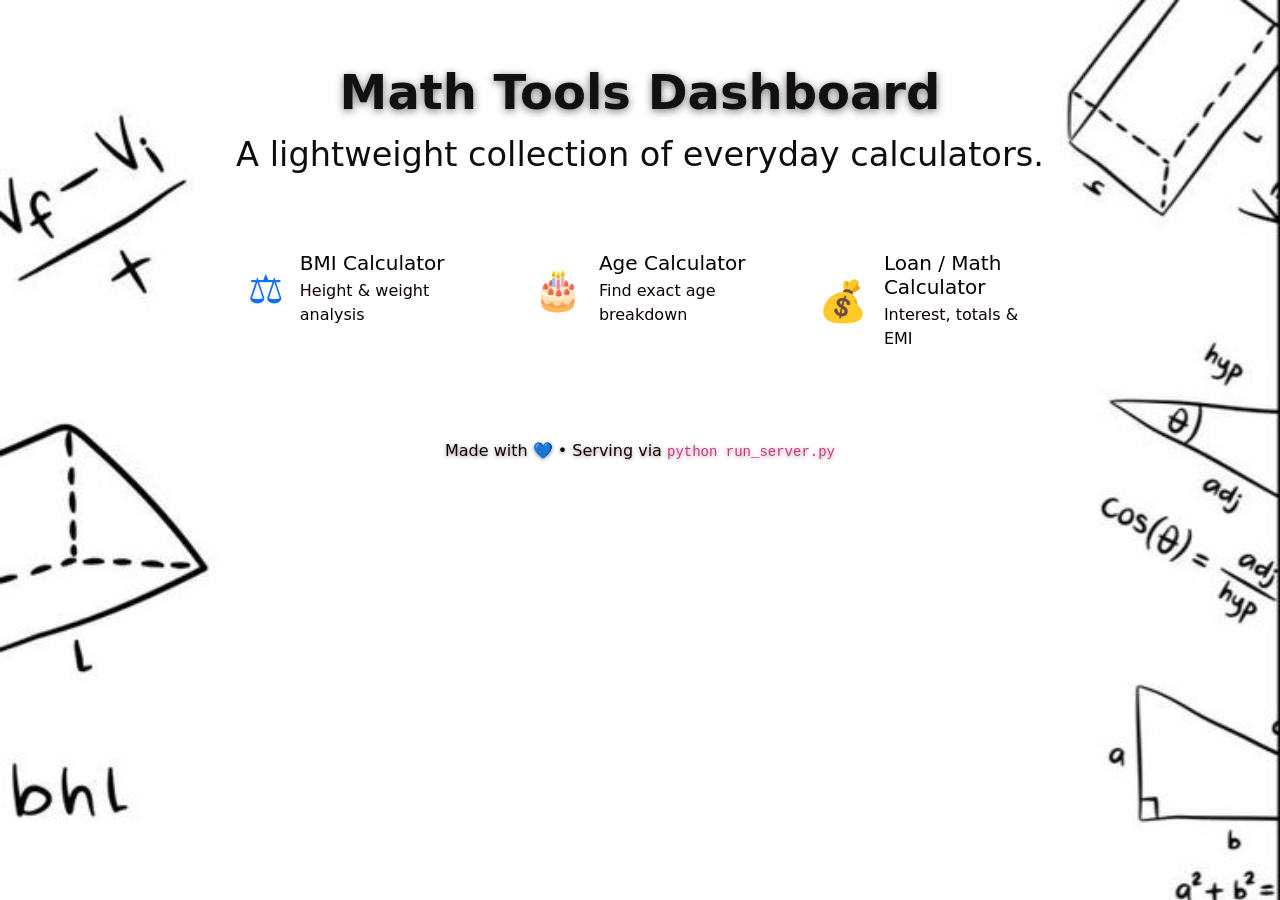
<file: index.html>
<!doctype html>
<html lang="en">

<head>
    <meta charset="utf-8">
    <meta name="viewport" content="width=device-width,initial-scale=1">
    <title>Math Tools Dashboard</title>

    <!-- Bootstrap -->
    <link href="https://cdn.jsdelivr.net/npm/bootstrap@5.3.2/dist/css/bootstrap.min.css" rel="stylesheet">

    <!-- Custom Styles -->
    <style>
        body {
            background-image: url("assets/images/img1.jpg");
            background-repeat: no-repeat;
            background-size: cover;
            background-position: center;
            font-family: "Inter", system-ui, -apple-system, "Segoe UI", Roboto;
            color: rgb(18, 16, 16);
        }

        .dashboard-wrapper {
            padding-top: 4rem;
            padding-bottom: 4rem;
        }

        .header h1 {
            font-weight: 700;
            text-shadow: 0 2px 8px rgba(0, 0, 0, 0.55);
        }

        .header p {
            color: #0f0e0e;
            font-size: 2.1rem;
        }

        /* Glassmorphism Card */
        .card-tool {
            background: rgba(255, 255, 255, 0.15);
            backdrop-filter: blur(14px);
            border-radius: 18px;
            border: 1px solid rgba(255, 255, 255, 0.25);
            padding: 1.4rem;
            transition: all 0.25s ease-in-out;
        }

        .card-tool:hover {
            transform: translateY(-8px) scale(1.03);
            box-shadow: 0 12px 35px rgba(0, 0, 0, 0.35);
            background: rgba(255, 255, 255, 0.22);
        }

        h5 {
            color: rgb(5, 0, 0);
        }

        .small-muted {
            color: #0e0101;
        }

        .footer {
            margin-top: 4rem;
            color: #150303;
            text-shadow: 0 1px 4px rgba(0, 0, 0, 0.45);
        }
    </style>
</head>

<body>

    <div class="container dashboard-wrapper">

        <!-- HEADER -->
        <header class="header text-center mb-5">
            <h1 class="display-5">Math Tools Dashboard</h1>
            <p>A lightweight collection of everyday calculators.</p>
        </header>

        <!-- TOOLS GRID -->
        <div class="row g-4 justify-content-center">

            <!-- BMI -->
            <div class="col-sm-6 col-lg-4 col-xl-3">
                <a href="bmi.html" class="text-decoration-none">
                    <div class="card-tool">
                        <div class="d-flex align-items-center">
                            <div class="me-3 fs-1">⚖️</div>
                            <div>
                                <h5 class="mb-1">BMI Calculator</h5>
                                <div class="small-muted">Height & weight analysis</div>
                            </div>
                        </div>
                    </div>
                </a>
            </div>

            <!-- AGE -->
            <div class="col-sm-6 col-lg-4 col-xl-3">
                <a href="age.html" class="text-decoration-none">
                    <div class="card-tool">
                        <div class="d-flex align-items-center">
                            <div class="me-3 fs-1">🎂</div>
                            <div>
                                <h5 class="mb-1">Age Calculator</h5>
                                <div class="small-muted">Find exact age breakdown</div>
                            </div>
                        </div>
                    </div>
                </a>
            </div>

            <!-- LOAN -->
            <div class="col-sm-6 col-lg-4 col-xl-3">
                <a href="loan.html" class="text-decoration-none">
                    <div class="card-tool">
                        <div class="d-flex align-items-center">
                            <div class="me-3 fs-1">💰</div>
                            <div>
                                <h5 class="mb-1">Loan / Math Calculator</h5>
                                <div class="small-muted">Interest, totals & EMI</div>
                            </div>
                        </div>
                    </div>
                </a>
            </div>

        </div>

        <!-- FOOTER -->
        <footer class="footer text-center">
            <div>Made with 💙 • Serving via <code>python run_server.py</code></div>
        </footer>

    </div>

    <script src="assets/js/main.js"></script>
    <script src="https://cdn.jsdelivr.net/npm/bootstrap@5.3.2/dist/js/bootstrap.bundle.min.js"></script>

</body>

</html>
</file>
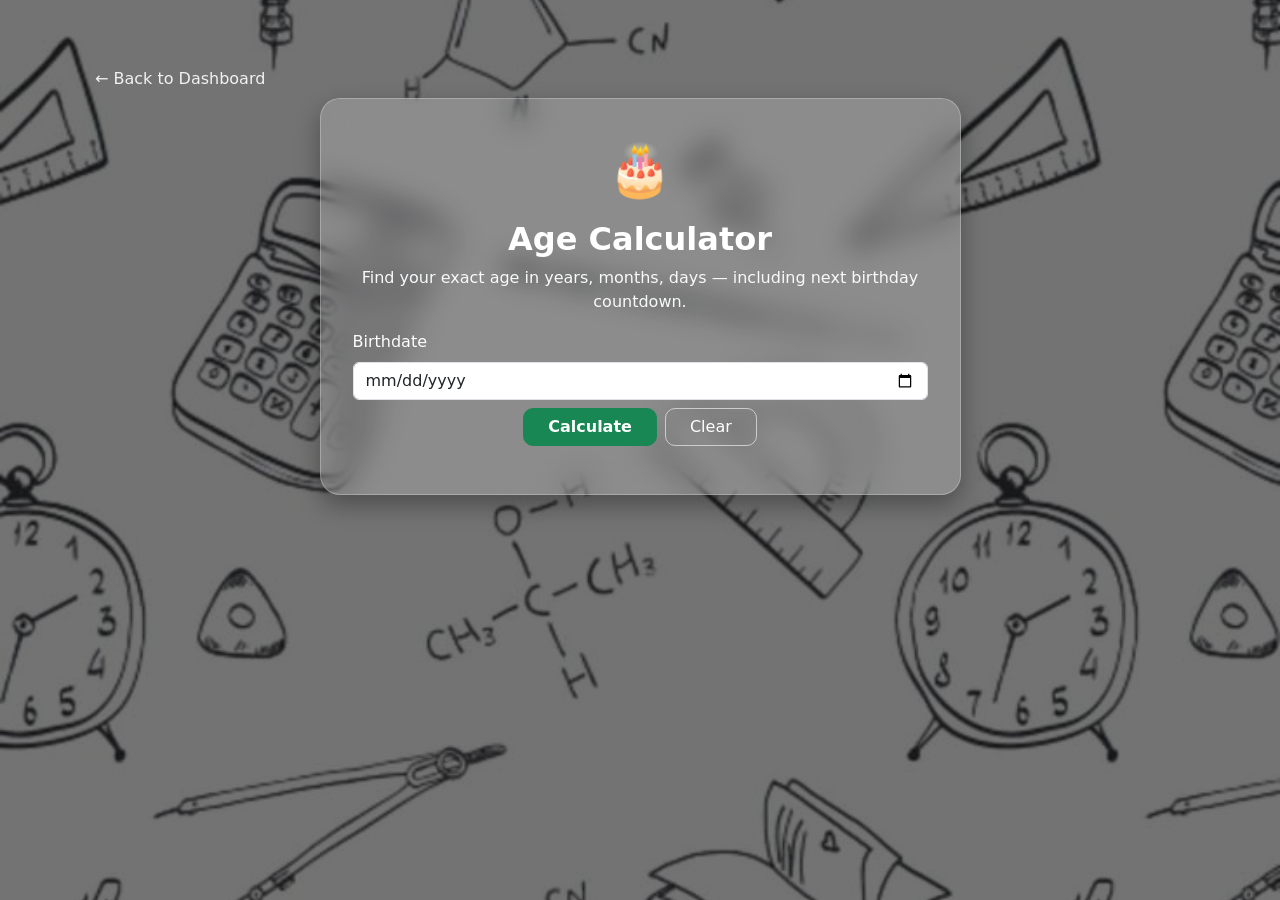
<file: age.html>
<!doctype html>
<html lang="en">
<head>
  <meta charset="utf-8">
  <meta name="viewport" content="width=device-width,initial-scale=1">
  <title>Age Calculator</title>

  <!-- Bootstrap -->
  <link href="https://cdn.jsdelivr.net/npm/bootstrap@5.3.2/dist/css/bootstrap.min.css" rel="stylesheet">

  <style>
    body {
      min-height: 100vh;
      background-image: url("assets/images/img5.jpg"); 
      background-size: cover;
      background-position: center;
      background-attachment: fixed;
      background-color: rgba(0, 0, 0, 0.55);
      background-blend-mode: darken;

      font-family: "Inter", system-ui, -apple-system, "Segoe UI", Roboto;
      color: #fff;
      margin: 0;
    }

    .section-wrapper {
      padding-top: 60px;
      padding-bottom: 60px;
    }

    /* Glassmorphism card */
    .glass-card {
      background: rgba(255, 255, 255, 0.18);
      border-radius: 20px;
      padding: 2rem;
      backdrop-filter: blur(14px);
      border: 1px solid rgba(255, 255, 255, 0.25);
      box-shadow: 0 10px 25px rgba(0,0,0,0.33);
      animation: fadeIn 0.7s ease;
    }

    @keyframes fadeIn {
      from { opacity: 0; transform: translateY(12px); }
      to { opacity: 1; transform: translateY(0); }
    }

    .icon-large {
      font-size: 3.2rem;
      margin-bottom: 12px;
    }

    label { color: #fdfdfd; }

    .btn-success {
      font-weight: 600;
      border-radius: 10px;
    }

    .btn-outline-secondary {
      border-radius: 10px;
      color: white;
      border-color: #ccc;
    }

    .btn-outline-secondary:hover {
      background: rgba(255,255,255,0.2);
    }

    /* Result Card */
    .result-card {
      background: rgba(255, 255, 255, 0.25);
      border-radius: 15px;
      padding: 1.2rem;
      margin-top: 1rem;
      color: #222;
    }

    a.btn-link {
      color: #f1f1f1;
      text-decoration: none;
      font-weight: 500;
    }
    a.btn-link:hover {
      color: #0dffb4;
    }
  </style>
</head>

<body>

  <div class="container section-wrapper">
    <a href="index.html" class="btn btn-link">← Back to Dashboard</a>

    <div class="row justify-content-center">
      <div class="col-md-7">

        <div class="glass-card">

          <div class="text-center mb-3">
            <div class="icon-large">🎂</div>
            <h2 class="fw-bold">Age Calculator</h2>
            <p class="text-light">Find your exact age in years, months, days — including next birthday countdown.</p>
          </div>

          <form id="age-form" class="row g-3">

            <div class="col-12">
              <label class="form-label">Birthdate</label>
              <input id="birthdate" type="date" class="form-control" required>
            </div>

            <div class="col-12 d-flex justify-content-center gap-2 mt-2">
              <button type="submit" class="btn btn-success px-4">Calculate</button>
              <button id="age-clear" type="button" class="btn btn-outline-secondary px-4">Clear</button>
            </div>

            <div class="col-12" id="age-result"></div>

          </form>

        </div>

      </div>
    </div>

  </div>

  <script src="assets/js/main.js"></script>
  <script src="assets/js/age.js"></script>
  <script src="https://cdn.jsdelivr.net/npm/bootstrap@5.3.2/dist/js/bootstrap.bundle.min.js"></script>

</body>
</html>
</file>
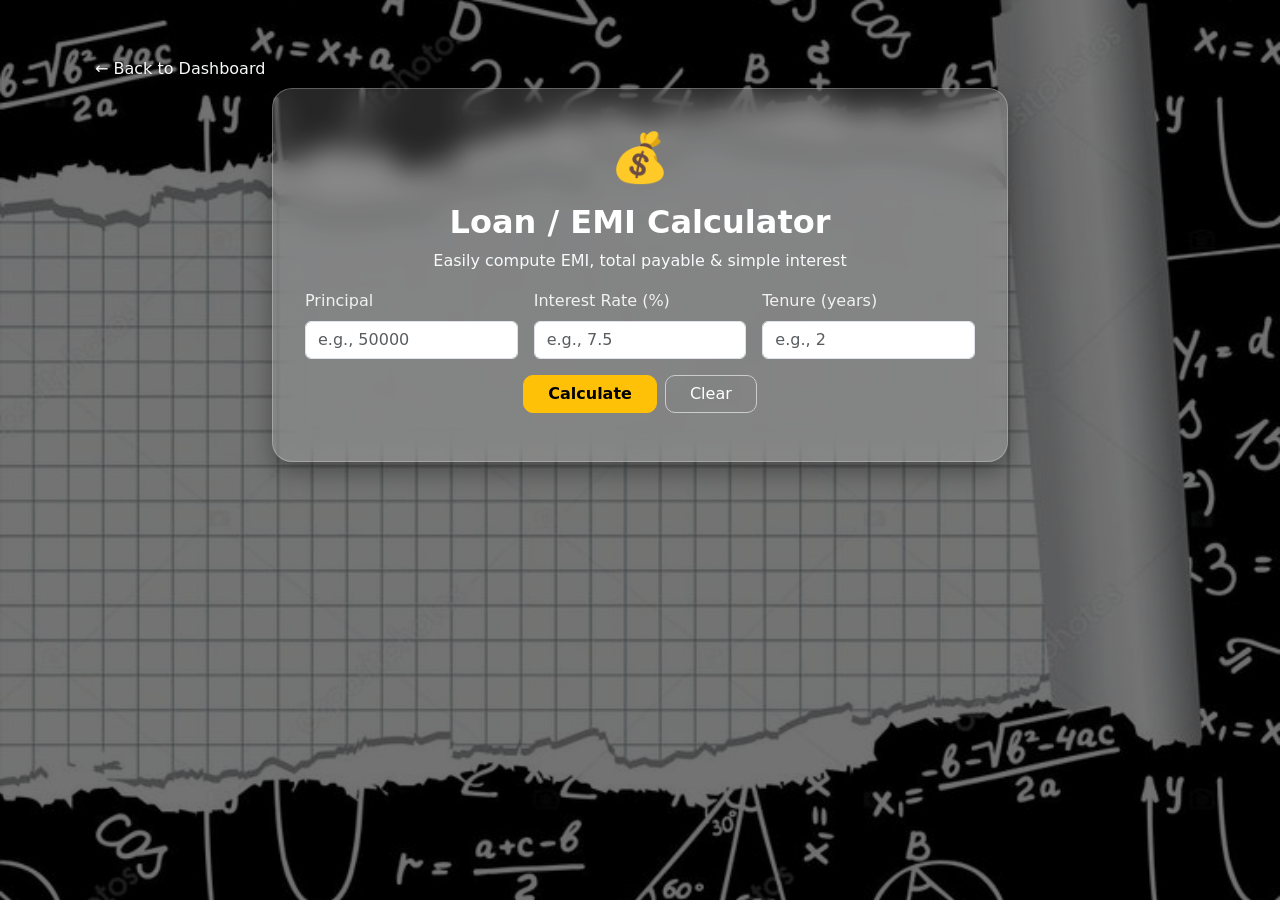
<file: loan.html>
<!doctype html>
<html lang="en">
<head>
  <meta charset="utf-8">
  <meta name="viewport" content="width=device-width,initial-scale=1">
  <title>Loan & Math Calculator</title>

  <!-- Bootstrap -->
  <link href="https://cdn.jsdelivr.net/npm/bootstrap@5.3.2/dist/css/bootstrap.min.css" rel="stylesheet">

  <!-- Page-Specific Styles -->
  <style>
    body {
      min-height: 100vh;
      margin: 0;
      background-image: url("assets/images/img4.jpg"); 
      background-size: cover;
      background-position: center;
      background-attachment: fixed;

      background-color: rgba(0, 0, 0, 0.55);
      background-blend-mode: darken;

      font-family: "Inter", system-ui, -apple-system, "Segoe UI", Roboto;
      color: white;
    }

    .calculator-wrapper {
      padding-top: 50px;
      padding-bottom: 50px;
    }

    /* Glass Card */
    .glass-card {
      background: rgba(255, 255, 255, 0.15);
      backdrop-filter: blur(14px);
      border-radius: 20px;
      border: 1px solid rgba(255, 255, 255, 0.25);
      padding: 2rem;
      box-shadow: 0 10px 25px rgba(0,0,0,0.35);
      animation: fadeIn 0.6s ease;
    }

    @keyframes fadeIn {
      from { opacity: 0; transform: translateY(10px); }
      to { opacity: 1; transform: translateY(0); }
    }

    .header-icon {
      font-size: 3rem;
      margin-bottom: 10px;
    }

    label { color: #f1f1f1; }

    .btn-warning {
      font-weight: 600;
      border-radius: 10px;
    }

    .btn-outline-secondary {
      border-radius: 10px;
      color: white;
      border-color: #ccc;
    }

    .btn-outline-secondary:hover {
      background: rgba(255,255,255,0.2);
    }

    /* Result Card */
    .result-card {
      background: rgba(255, 255, 255, 0.25);
      border-radius: 15px;
      padding: 1.2rem;
      margin-top: 1rem;
      color: #222;
    }

    a.btn-link {
      color: #f8f9fa;
      text-decoration: none;
      font-weight: 500;
    }

    a.btn-link:hover {
      color: #ffc107;
    }
  </style>

</head>
<body>

  <div class="container calculator-wrapper">

    <a href="index.html" class="btn btn-link">← Back to Dashboard</a>

    <div class="row justify-content-center">
      <div class="col-md-8">

        <div class="glass-card">

          <div class="text-center mb-3">
            <div class="header-icon">💰</div>
            <h2 class="fw-bold">Loan / EMI Calculator</h2>
            <p class="text-light">Easily compute EMI, total payable & simple interest</p>
          </div>

          <form id="loan-form" class="row g-3">

            <div class="col-md-4">
              <label class="form-label">Principal</label>
              <input id="principal" type="number" min="0" step="0.01" class="form-control" 
                placeholder="e.g., 50000" required>
            </div>

            <div class="col-md-4">
              <label class="form-label">Interest Rate (%)</label>
              <input id="rate" type="number" min="0" step="0.01" class="form-control" 
                placeholder="e.g., 7.5" required>
            </div>

            <div class="col-md-4">
              <label class="form-label">Tenure (years)</label>
              <input id="tenure" type="number" min="0.1" step="0.1" class="form-control" 
                placeholder="e.g., 2" required>
            </div>

            <div class="col-12 d-flex gap-2 justify-content-center mt-3">
              <button type="submit" class="btn btn-warning px-4">Calculate</button>
              <button id="loan-clear" type="button" class="btn btn-outline-secondary px-4">Clear</button>
            </div>

            <div class="col-12" id="loan-result"></div>

          </form>

        </div>

      </div>
    </div>

  </div>

  <!-- Scripts -->
  <script src="assets/js/main.js"></script>
  <script src="assets/js/loan.js"></script>
  <script src="https://cdn.jsdelivr.net/npm/bootstrap@5.3.2/dist/js/bootstrap.bundle.min.js"></script>

</body>
</html>
</file>
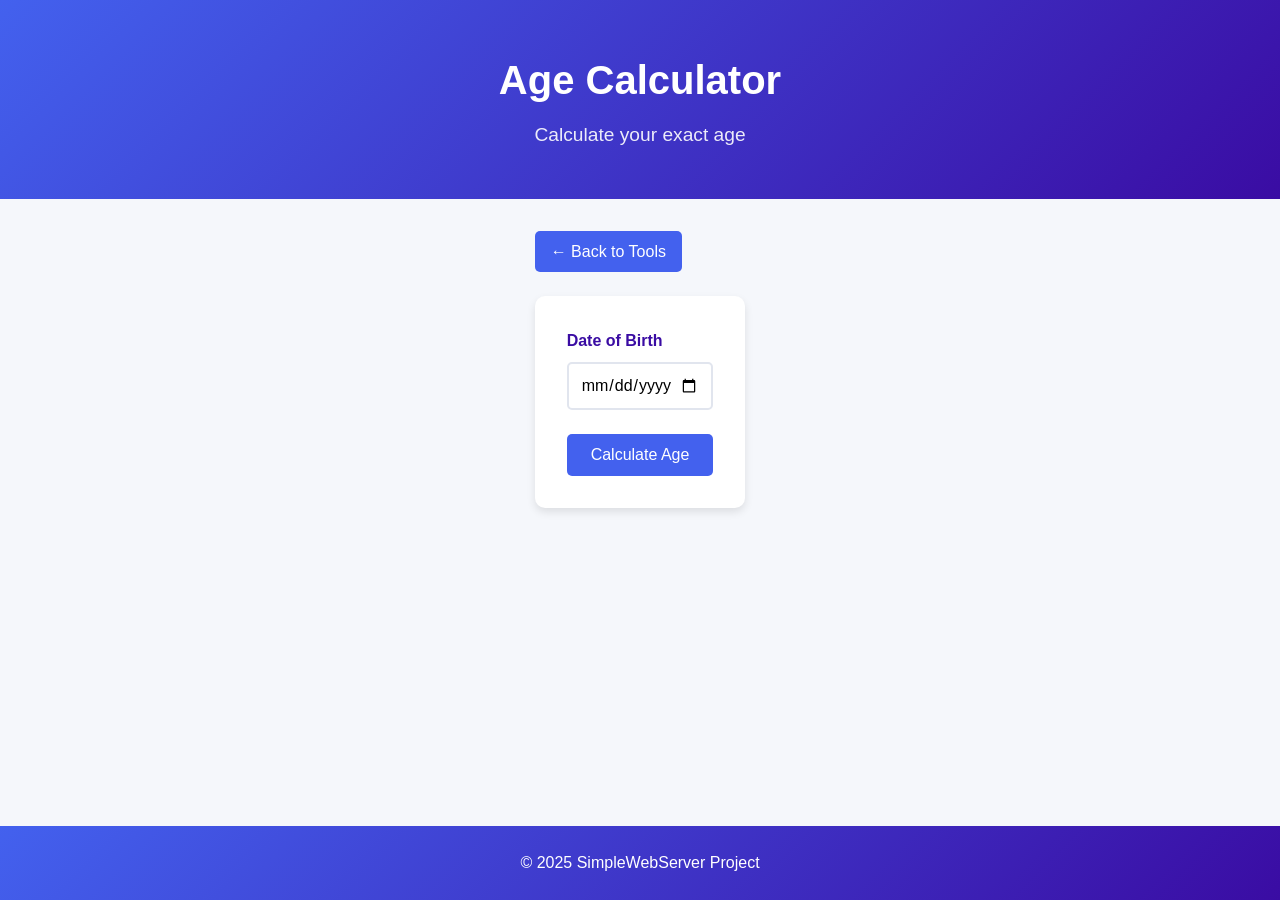
<file: tools/age.html>
<!DOCTYPE html>
<html lang="en">
<head>
    <meta charset="UTF-8">
    <meta name="viewport" content="width=device-width, initial-scale=1.0">
    <title>Age Calculator - Simple Web Server Tools</title>
    <style>
        :root {
            --primary-color: #4361ee;
            --secondary-color: #3a0ca3;
            --accent-color: #7209b7;
            --light-color: #f8f9fa;
            --dark-color: #212529;
            --success-color: #4cc9f0;
        }
        
        * {
            margin: 0;
            padding: 0;
            box-sizing: border-box;
            font-family: 'Segoe UI', Tahoma, Geneva, Verdana, sans-serif;
        }
        
        body {
            background-color: #f5f7fb;
            color: var(--dark-color);
            line-height: 1.6;
            min-height: 100vh;
            display: flex;
            flex-direction: column;
        }
        
        header {
            background: linear-gradient(135deg, var(--primary-color), var(--secondary-color));
            color: white;
            text-align: center;
            padding: 3rem 1rem;
            margin-bottom: 2rem;
        }
        
        header h1 {
            font-size: 2.5rem;
            margin-bottom: 0.5rem;
        }
        
        header p {
            font-size: 1.2rem;
            opacity: 0.9;
        }
        
        .container {
            max-width: 800px;
            margin: 0 auto;
            padding: 0 1rem;
            flex: 1;
        }
        
        .calculator {
            background: white;
            padding: 2rem;
            border-radius: 10px;
            box-shadow: 0 4px 8px rgba(0,0,0,0.1);
            margin-bottom: 2rem;
        }
        
        .form-group {
            margin-bottom: 1.5rem;
        }
        
        label {
            display: block;
            margin-bottom: 0.5rem;
            font-weight: 600;
            color: var(--secondary-color);
        }
        
        input {
            width: 100%;
            padding: 0.75rem;
            border: 2px solid #e1e5ee;
            border-radius: 5px;
            font-size: 1rem;
            transition: border-color 0.3s ease;
        }
        
        input:focus {
            outline: none;
            border-color: var(--primary-color);
        }
        
        button {
            background: var(--primary-color);
            color: white;
            border: none;
            padding: 0.75rem 1.5rem;
            border-radius: 5px;
            font-size: 1rem;
            cursor: pointer;
            transition: background 0.3s ease;
        }
        
        button:hover {
            background: var(--secondary-color);
        }
        
        .result {
            margin-top: 2rem;
            padding: 1.5rem;
            border-radius: 5px;
            background: #d1ecf1;
            border: 1px solid #bee5eb;
            color: #0c5460;
            text-align: center;
        }
        
        .age-display {
            font-size: 2rem;
            font-weight: bold;
            margin-bottom: 1rem;
            color: var(--secondary-color);
        }
        
        .age-details {
            font-size: 1.1rem;
            line-height: 1.8;
        }
        
        footer {
            background: linear-gradient(135deg, var(--primary-color), var(--secondary-color));
            color: white;
            text-align: center;
            padding: 1.5rem;
            margin-top: auto;
        }
        
        .back-button {
            display: inline-block;
            margin-bottom: 1.5rem;
            padding: 0.5rem 1rem;
            background: var(--primary-color);
            color: white;
            text-decoration: none;
            border-radius: 5px;
            transition: background 0.3s ease;
        }
        
        .back-button:hover {
            background: var(--secondary-color);
        }
    </style>
</head>
<body>
    <header>
        <div class="container">
            <h1>Age Calculator</h1>
            <p>Calculate your exact age</p>
        </div>
    </header>

    <div class="container">
        <a href="../index.html" class="back-button">← Back to Tools</a>
        
        <div class="calculator">
            <div class="form-group">
                <label for="birthDate">Date of Birth</label>
                <input type="date" id="birthDate">
            </div>
            
            <button onclick="calculateAge()">Calculate Age</button>
            
            <div id="result" class="result" style="display: none;"></div>
        </div>
    </div>

    <footer>
        <div class="container">
            <p>© 2025 SimpleWebServer Project</p>
        </div>
    </footer>

    <script>
        function calculateAge() {
            const birthDate = new Date(document.getElementById('birthDate').value);
            const today = new Date();
            
            if (!birthDate.getTime()) {
                alert('Please select a valid date');
                return;
            }
            
            if (birthDate > today) {
                alert('Birth date cannot be in the future');
                return;
            }
            
            let years = today.getFullYear() - birthDate.getFullYear();
            let months = today.getMonth() - birthDate.getMonth();
            let days = today.getDate() - birthDate.getDate();
            
            // Adjust for negative days/months
            if (days < 0) {
                months--;
                // Get days in previous month
                const lastMonth = new Date(today.getFullYear(), today.getMonth(), 0);
                days += lastMonth.getDate();
            }
            
            if (months < 0) {
                years--;
                months += 12;
            }
            
            // Calculate total days
            const diffTime = Math.abs(today - birthDate);
            const totalDays = Math.ceil(diffTime / (1000 * 60 * 60 * 24));
            
            const resultDiv = document.getElementById('result');
            resultDiv.innerHTML = `
                <div class="age-display">${years} years, ${months} months, ${days} days</div>
                <div class="age-details">
                    <div><strong>Total Days:</strong> ${totalDays.toLocaleString()}</div>
                    <div><strong>Total Months:</strong> ${(years * 12 + months).toLocaleString()}</div>
                    <div><strong>Total Weeks:</strong> ${Math.floor(totalDays / 7).toLocaleString()}</div>
                </div>
            `;
            resultDiv.style.display = 'block';
        }
        
        // Set max date to today
        document.getElementById('birthDate').max = new Date().toISOString().split('T')[0];
    </script>
</body>
</html>
</file>
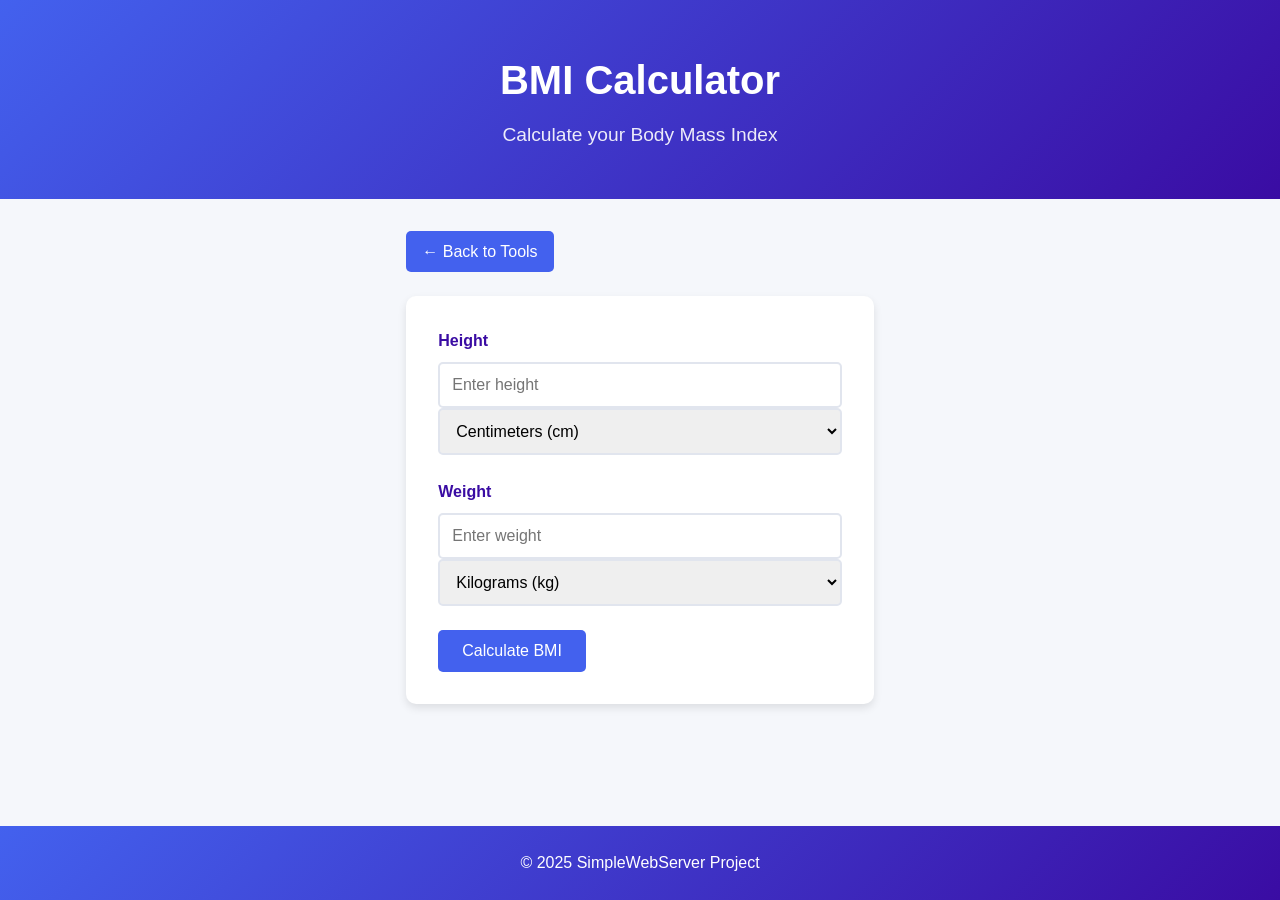
<file: tools/bmi.html>
<!DOCTYPE html>
<html lang="en">
<head>
    <meta charset="UTF-8">
    <meta name="viewport" content="width=device-width, initial-scale=1.0">
    <title>BMI Calculator - Simple Web Server Tools</title>
    <style>
        :root {
            --primary-color: #4361ee;
            --secondary-color: #3a0ca3;
            --accent-color: #7209b7;
            --light-color: #f8f9fa;
            --dark-color: #212529;
            --success-color: #4cc9f0;
        }
        
        * {
            margin: 0;
            padding: 0;
            box-sizing: border-box;
            font-family: 'Segoe UI', Tahoma, Geneva, Verdana, sans-serif;
        }
        
        body {
            background-color: #f5f7fb;
            color: var(--dark-color);
            line-height: 1.6;
            min-height: 100vh;
            display: flex;
            flex-direction: column;
        }
        
        header {
            background: linear-gradient(135deg, var(--primary-color), var(--secondary-color));
            color: white;
            text-align: center;
            padding: 3rem 1rem;
            margin-bottom: 2rem;
        }
        
        header h1 {
            font-size: 2.5rem;
            margin-bottom: 0.5rem;
        }
        
        header p {
            font-size: 1.2rem;
            opacity: 0.9;
        }
        
        .container {
            max-width: 800px;
            margin: 0 auto;
            padding: 0 1rem;
            flex: 1;
        }
        
        .calculator {
            background: white;
            padding: 2rem;
            border-radius: 10px;
            box-shadow: 0 4px 8px rgba(0,0,0,0.1);
            margin-bottom: 2rem;
        }
        
        .form-group {
            margin-bottom: 1.5rem;
        }
        
        label {
            display: block;
            margin-bottom: 0.5rem;
            font-weight: 600;
            color: var(--secondary-color);
        }
        
        input, select {
            width: 100%;
            padding: 0.75rem;
            border: 2px solid #e1e5ee;
            border-radius: 5px;
            font-size: 1rem;
            transition: border-color 0.3s ease;
        }
        
        input:focus, select:focus {
            outline: none;
            border-color: var(--primary-color);
        }
        
        button {
            background: var(--primary-color);
            color: white;
            border: none;
            padding: 0.75rem 1.5rem;
            border-radius: 5px;
            font-size: 1rem;
            cursor: pointer;
            transition: background 0.3s ease;
        }
        
        button:hover {
            background: var(--secondary-color);
        }
        
        .result {
            margin-top: 2rem;
            padding: 1.5rem;
            border-radius: 5px;
            text-align: center;
            font-size: 1.2rem;
            font-weight: 600;
        }
        
        .bmi-underweight {
            background: #fff3cd;
            color: #856404;
            border: 1px solid #ffeaa7;
        }
        
        .bmi-normal {
            background: #d1ecf1;
            color: #0c5460;
            border: 1px solid #bee5eb;
        }
        
        .bmi-overweight {
            background: #f8d7da;
            color: #721c24;
            border: 1px solid #f5c6cb;
        }
        
        .bmi-obese {
            background: #f5c6cb;
            color: #721c24;
            border: 1px solid #f1b0b7;
        }
        
        footer {
            background: linear-gradient(135deg, var(--primary-color), var(--secondary-color));
            color: white;
            text-align: center;
            padding: 1.5rem;
            margin-top: auto;
        }
        
        .back-button {
            display: inline-block;
            margin-bottom: 1.5rem;
            padding: 0.5rem 1rem;
            background: var(--primary-color);
            color: white;
            text-decoration: none;
            border-radius: 5px;
            transition: background 0.3s ease;
        }
        
        .back-button:hover {
            background: var(--secondary-color);
        }
    </style>
</head>
<body>
    <header>
        <div class="container">
            <h1>BMI Calculator</h1>
            <p>Calculate your Body Mass Index</p>
        </div>
    </header>

    <div class="container">
        <a href="../index.html" class="back-button">← Back to Tools</a>
        
        <div class="calculator">
            <div class="form-group">
                <label for="height">Height</label>
                <input type="number" id="height" placeholder="Enter height" step="0.01">
                <select id="heightUnit">
                    <option value="cm">Centimeters (cm)</option>
                    <option value="m">Meters (m)</option>
                    <option value="in">Inches (in)</option>
                    <option value="ft">Feet (ft)</option>
                </select>
            </div>
            
            <div class="form-group">
                <label for="weight">Weight</label>
                <input type="number" id="weight" placeholder="Enter weight" step="0.1">
                <select id="weightUnit">
                    <option value="kg">Kilograms (kg)</option>
                    <option value="lb">Pounds (lb)</option>
                </select>
            </div>
            
            <button onclick="calculateBMI()">Calculate BMI</button>
            
            <div id="result" class="result" style="display: none;"></div>
        </div>
    </div>

    <footer>
        <div class="container">
            <p>© 2025 SimpleWebServer Project</p>
        </div>
    </footer>

    <script>
        function calculateBMI() {
            const height = parseFloat(document.getElementById('height').value);
            const weight = parseFloat(document.getElementById('weight').value);
            const heightUnit = document.getElementById('heightUnit').value;
            const weightUnit = document.getElementById('weightUnit').value;
            
            if (!height || !weight) {
                alert('Please enter both height and weight');
                return;
            }
            
            // Convert to metric units
            let heightInMeters = height;
            if (heightUnit === 'cm') heightInMeters = height / 100;
            else if (heightUnit === 'in') heightInMeters = height * 0.0254;
            else if (heightUnit === 'ft') heightInMeters = height * 0.3048;
            
            let weightInKg = weight;
            if (weightUnit === 'lb') weightInKg = weight * 0.453592;
            
            const bmi = weightInKg / (heightInMeters * heightInMeters);
            const roundedBMI = bmi.toFixed(1);
            
            let category = '';
            let resultClass = '';
            
            if (bmi < 18.5) {
                category = 'Underweight';
                resultClass = 'bmi-underweight';
            } else if (bmi < 25) {
                category = 'Normal weight';
                resultClass = 'bmi-normal';
            } else if (bmi < 30) {
                category = 'Overweight';
                resultClass = 'bmi-overweight';
            } else {
                category = 'Obese';
                resultClass = 'bmi-obese';
            }
            
            const resultDiv = document.getElementById('result');
            resultDiv.innerHTML = `
                <strong>Your BMI: ${roundedBMI}</strong><br>
                <span>Category: ${category}</span>
            `;
            resultDiv.className = `result ${resultClass}`;
            resultDiv.style.display = 'block';
        }
    </script>
</body>
</html>
</file>
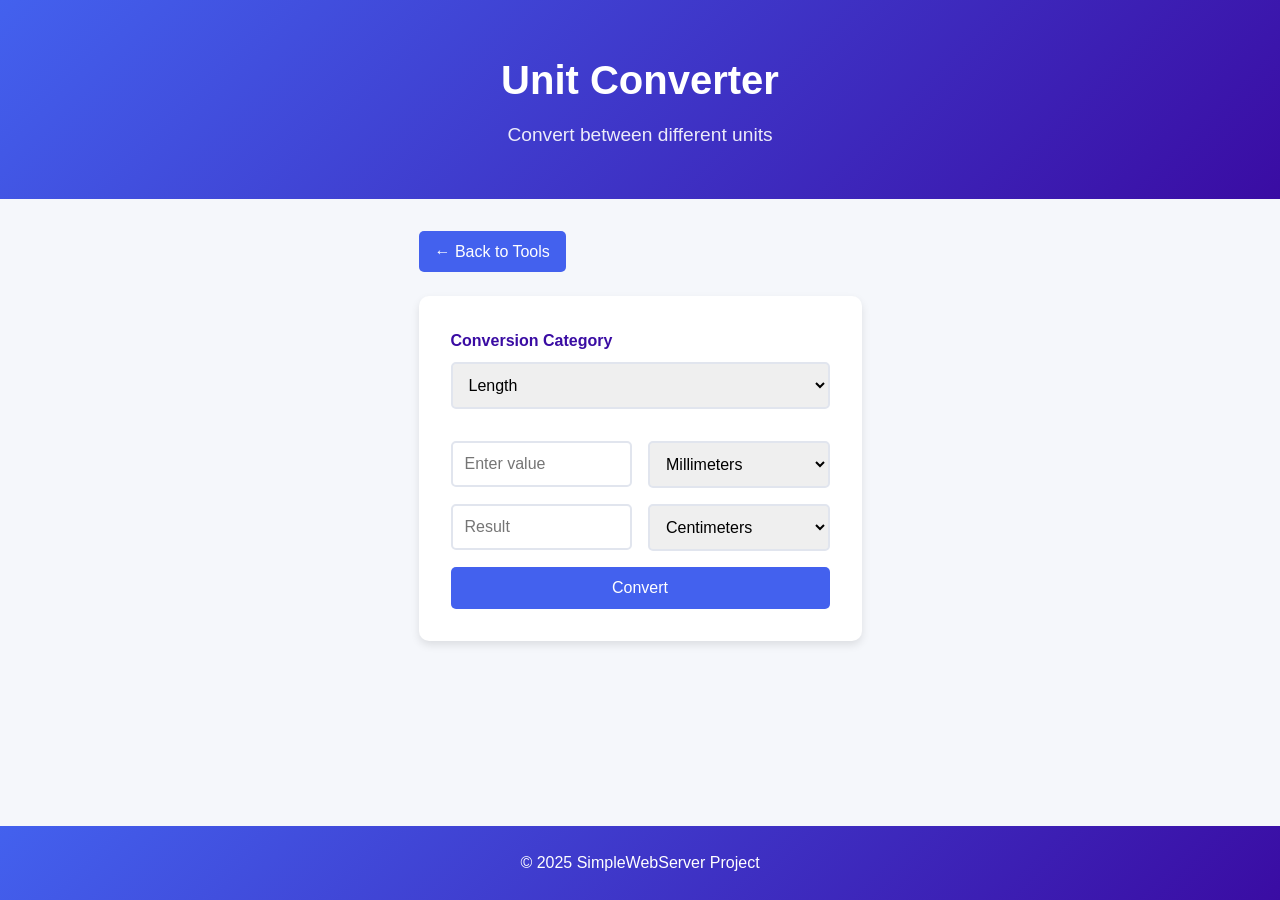
<file: tools/converter.html>
<!DOCTYPE html>
<html lang="en">
<head>
    <meta charset="UTF-8">
    <meta name="viewport" content="width=device-width, initial-scale=1.0">
    <title>Unit Converter - Simple Web Server Tools</title>
    <style>
        :root {
            --primary-color: #4361ee;
            --secondary-color: #3a0ca3;
            --accent-color: #7209b7;
            --light-color: #f8f9fa;
            --dark-color: #212529;
            --success-color: #4cc9f0;
        }
        
        * {
            margin: 0;
            padding: 0;
            box-sizing: border-box;
            font-family: 'Segoe UI', Tahoma, Geneva, Verdana, sans-serif;
        }
        
        body {
            background-color: #f5f7fb;
            color: var(--dark-color);
            line-height: 1.6;
            min-height: 100vh;
            display: flex;
            flex-direction: column;
        }
        
        header {
            background: linear-gradient(135deg, var(--primary-color), var(--secondary-color));
            color: white;
            text-align: center;
            padding: 3rem 1rem;
            margin-bottom: 2rem;
        }
        
        header h1 {
            font-size: 2.5rem;
            margin-bottom: 0.5rem;
        }
        
        header p {
            font-size: 1.2rem;
            opacity: 0.9;
        }
        
        .container {
            max-width: 800px;
            margin: 0 auto;
            padding: 0 1rem;
            flex: 1;
        }
        
        .converter {
            background: white;
            padding: 2rem;
            border-radius: 10px;
            box-shadow: 0 4px 8px rgba(0,0,0,0.1);
            margin-bottom: 2rem;
        }
        
        .form-group {
            margin-bottom: 1.5rem;
        }
        
        label {
            display: block;
            margin-bottom: 0.5rem;
            font-weight: 600;
            color: var(--secondary-color);
        }
        
        input, select {
            width: 100%;
            padding: 0.75rem;
            border: 2px solid #e1e5ee;
            border-radius: 5px;
            font-size: 1rem;
            transition: border-color 0.3s ease;
            margin-bottom: 0.5rem;
        }
        
        input:focus, select:focus {
            outline: none;
            border-color: var(--primary-color);
        }
        
        .conversion-row {
            display: flex;
            align-items: center;
            gap: 1rem;
            margin-bottom: 1rem;
        }
        
        .conversion-row input, .conversion-row select {
            flex: 1;
            margin-bottom: 0;
        }
        
        button {
            background: var(--primary-color);
            color: white;
            border: none;
            padding: 0.75rem 1.5rem;
            border-radius: 5px;
            font-size: 1rem;
            cursor: pointer;
            transition: background 0.3s ease;
            width: 100%;
        }
        
        button:hover {
            background: var(--secondary-color);
        }
        
        .result {
            margin-top: 2rem;
            padding: 1.5rem;
            border-radius: 5px;
            background: #d1ecf1;
            border: 1px solid #bee5eb;
            color: #0c5460;
            text-align: center;
            font-size: 1.2rem;
            font-weight: 600;
        }
        
        footer {
            background: linear-gradient(135deg, var(--primary-color), var(--secondary-color));
            color: white;
            text-align: center;
            padding: 1.5rem;
            margin-top: auto;
        }
        
        .back-button {
            display: inline-block;
            margin-bottom: 1.5rem;
            padding: 0.5rem 1rem;
            background: var(--primary-color);
            color: white;
            text-decoration: none;
            border-radius: 5px;
            transition: background 0.3s ease;
        }
        
        .back-button:hover {
            background: var(--secondary-color);
        }
    </style>
</head>
<body>
    <header>
        <div class="container">
            <h1>Unit Converter</h1>
            <p>Convert between different units</p>
        </div>
    </header>

    <div class="container">
        <a href="../index.html" class="back-button">← Back to Tools</a>
        
        <div class="converter">
            <div class="form-group">
                <label for="category">Conversion Category</label>
                <select id="category" onchange="updateUnits()">
                    <option value="length">Length</option>
                    <option value="weight">Weight</option>
                    <option value="temperature">Temperature</option>
                    <option value="area">Area</option>
                    <option value="volume">Volume</option>
                </select>
            </div>
            
            <div class="conversion-row">
                <input type="number" id="inputValue" placeholder="Enter value" step="any">
                <select id="fromUnit"></select>
            </div>
            
            <div class="conversion-row">
                <input type="text" id="outputValue" placeholder="Result" readonly>
                <select id="toUnit"></select>
            </div>
            
            <button onclick="convertUnits()">Convert</button>
            
            <div id="result" class="result" style="display: none;"></div>
        </div>
    </div>

    <footer>
        <div class="container">
            <p>© 2025 SimpleWebServer Project</p>
        </div>
    </footer>

    <script>
        const units = {
            length: [
                { value: 'mm', name: 'Millimeters', factor: 0.001 },
                { value: 'cm', name: 'Centimeters', factor: 0.01 },
                { value: 'm', name: 'Meters', factor: 1 },
                { value: 'km', name: 'Kilometers', factor: 1000 },
                { value: 'in', name: 'Inches', factor: 0.0254 },
                { value: 'ft', name: 'Feet', factor: 0.3048 },
                { value: 'yd', name: 'Yards', factor: 0.9144 },
                { value: 'mi', name: 'Miles', factor: 1609.34 }
            ],
            weight: [
                { value: 'mg', name: 'Milligrams', factor: 0.000001 },
                { value: 'g', name: 'Grams', factor: 0.001 },
                { value: 'kg', name: 'Kilograms', factor: 1 },
                { value: 't', name: 'Metric Tons', factor: 1000 },
                { value: 'oz', name: 'Ounces', factor: 0.0283495 },
                { value: 'lb', name: 'Pounds', factor: 0.453592 }
            ],
            temperature: [
                { value: 'c', name: 'Celsius' },
                { value: 'f', name: 'Fahrenheit' },
                { value: 'k', name: 'Kelvin' }
            ],
            area: [
                { value: 'mm2', name: 'Square Millimeters', factor: 0.000001 },
                { value: 'cm2', name: 'Square Centimeters', factor: 0.0001 },
                { value: 'm2', name: 'Square Meters', factor: 1 },
                { value: 'ha', name: 'Hectares', factor: 10000 },
                { value: 'km2', name: 'Square Kilometers', factor: 1000000 },
                { value: 'in2', name: 'Square Inches', factor: 0.00064516 },
                { value: 'ft2', name: 'Square Feet', factor: 0.092903 },
                { value: 'ac', name: 'Acres', factor: 4046.86 },
                { value: 'mi2', name: 'Square Miles', factor: 2589988.11 }
            ],
            volume: [
                { value: 'ml', name: 'Milliliters', factor: 0.001 },
                { value: 'l', name: 'Liters', factor: 1 },
                { value: 'm3', name: 'Cubic Meters', factor: 1000 },
                { value: 'in3', name: 'Cubic Inches', factor: 0.0163871 },
                { value: 'ft3', name: 'Cubic Feet', factor: 28.3168 },
                { value: 'gal', name: 'Gallons (US)', factor: 3.78541 },
                { value: 'qt', name: 'Quarts (US)', factor: 0.946353 }
            ]
        };

        function updateUnits() {
            const category = document.getElementById('category').value;
            const fromUnit = document.getElementById('fromUnit');
            const toUnit = document.getElementById('toUnit');
            
            fromUnit.innerHTML = '';
            toUnit.innerHTML = '';
            
            units[category].forEach(unit => {
                const option1 = document.createElement('option');
                option1.value = unit.value;
                option1.textContent = unit.name;
                fromUnit.appendChild(option1);
                
                const option2 = document.createElement('option');
                option2.value = unit.value;
                option2.textContent = unit.name;
                toUnit.appendChild(option2);
            });
            
            // Set different default units for conversion
            if (units[category].length > 1) {
                toUnit.selectedIndex = 1;
            }
        }

        function convertUnits() {
            const inputValue = parseFloat(document.getElementById('inputValue').value);
            const category = document.getElementById('category').value;
            const fromUnit = document.getElementById('fromUnit').value;
            const toUnit = document.getElementById('toUnit').value;
            
            if (!inputValue && inputValue !== 0) {
                alert('Please enter a value to convert');
                return;
            }
            
            let result;
            
            if (category === 'temperature') {
                result = convertTemperature(inputValue, fromUnit, toUnit);
            } else {
                const fromFactor = units[category].find(u => u.value === fromUnit).factor;
                const toFactor = units[category].find(u => u.value === toUnit).factor;
                result = (inputValue * fromFactor) / toFactor;
            }
            
            document.getElementById('outputValue').value = result.toFixed(6);
            
            const resultDiv = document.getElementById('result');
            resultDiv.innerHTML = `
                ${inputValue} ${getUnitName(category, fromUnit)} = ${result.toFixed(4)} ${getUnitName(category, toUnit)}
            `;
            resultDiv.style.display = 'block';
        }

        function convertTemperature(value, from, to) {
            // Convert to Celsius first
            let celsius;
            if (from === 'c') celsius = value;
            else if (from === 'f') celsius = (value - 32) * 5/9;
            else if (from === 'k') celsius = value - 273.15;
            
            // Convert from Celsius to target
            if (to === 'c') return celsius;
            else if (to === 'f') return (celsius * 9/5) + 32;
            else if (to === 'k') return celsius + 273.15;
        }

        function getUnitName(category, unitValue) {
            const unit = units[category].find(u => u.value === unitValue);
            return unit ? unit.name : unitValue;
        }

        // Initialize units on page load
        updateUnits();
    </script>
</body>
</html>
</file>
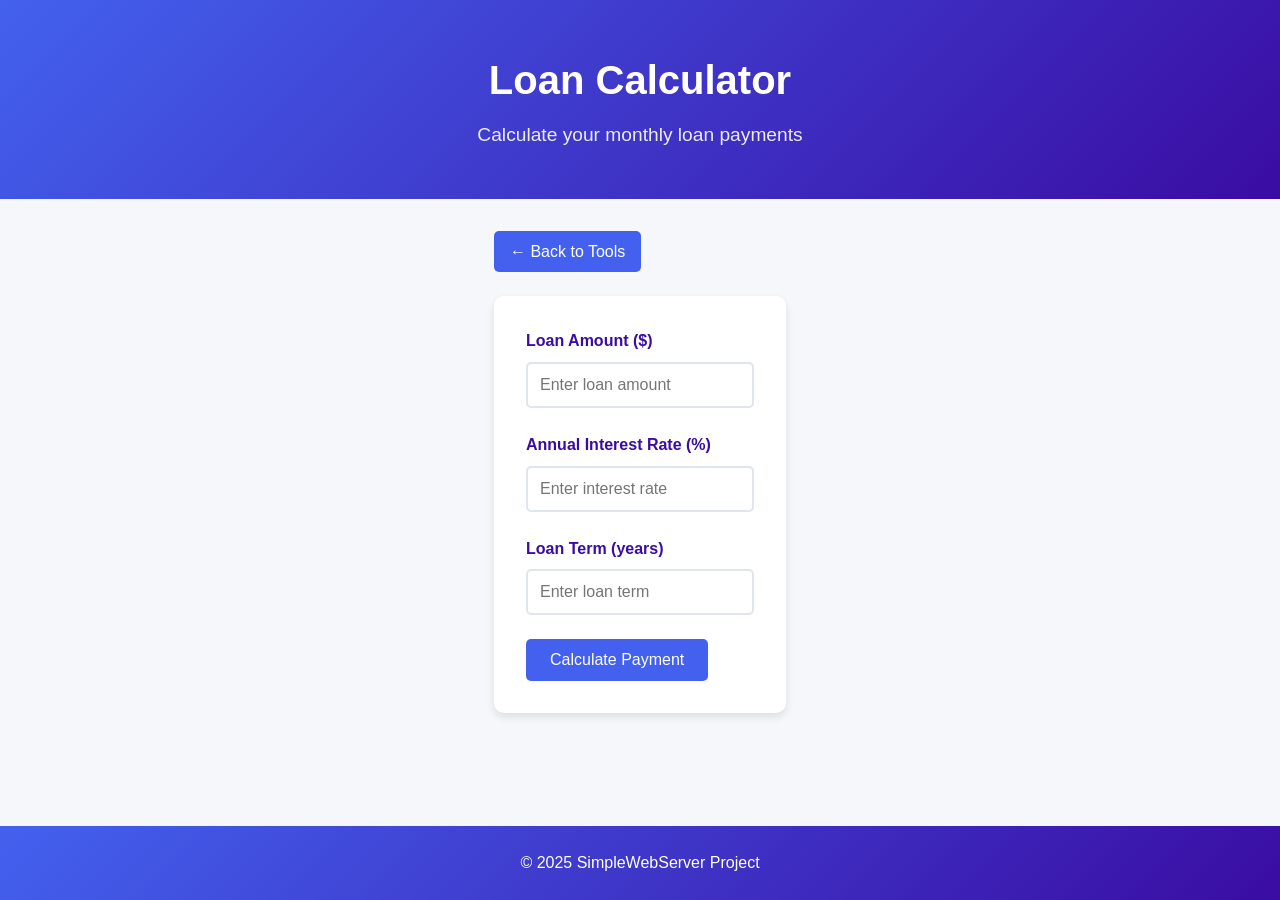
<file: tools/loan.html>
<!DOCTYPE html>
<html lang="en">
<head>
    <meta charset="UTF-8">
    <meta name="viewport" content="width=device-width, initial-scale=1.0">
    <title>Loan Calculator - Simple Web Server Tools</title>
    <style>
        :root {
            --primary-color: #4361ee;
            --secondary-color: #3a0ca3;
            --accent-color: #7209b7;
            --light-color: #f8f9fa;
            --dark-color: #212529;
            --success-color: #4cc9f0;
        }
        
        * {
            margin: 0;
            padding: 0;
            box-sizing: border-box;
            font-family: 'Segoe UI', Tahoma, Geneva, Verdana, sans-serif;
        }
        
        body {
            background-color: #f5f7fb;
            color: var(--dark-color);
            line-height: 1.6;
            min-height: 100vh;
            display: flex;
            flex-direction: column;
        }
        
        header {
            background: linear-gradient(135deg, var(--primary-color), var(--secondary-color));
            color: white;
            text-align: center;
            padding: 3rem 1rem;
            margin-bottom: 2rem;
        }
        
        header h1 {
            font-size: 2.5rem;
            margin-bottom: 0.5rem;
        }
        
        header p {
            font-size: 1.2rem;
            opacity: 0.9;
        }
        
        .container {
            max-width: 800px;
            margin: 0 auto;
            padding: 0 1rem;
            flex: 1;
        }
        
        .calculator {
            background: white;
            padding: 2rem;
            border-radius: 10px;
            box-shadow: 0 4px 8px rgba(0,0,0,0.1);
            margin-bottom: 2rem;
        }
        
        .form-group {
            margin-bottom: 1.5rem;
        }
        
        label {
            display: block;
            margin-bottom: 0.5rem;
            font-weight: 600;
            color: var(--secondary-color);
        }
        
        input {
            width: 100%;
            padding: 0.75rem;
            border: 2px solid #e1e5ee;
            border-radius: 5px;
            font-size: 1rem;
            transition: border-color 0.3s ease;
        }
        
        input:focus {
            outline: none;
            border-color: var(--primary-color);
        }
        
        button {
            background: var(--primary-color);
            color: white;
            border: none;
            padding: 0.75rem 1.5rem;
            border-radius: 5px;
            font-size: 1rem;
            cursor: pointer;
            transition: background 0.3s ease;
        }
        
        button:hover {
            background: var(--secondary-color);
        }
        
        .result {
            margin-top: 2rem;
            padding: 1.5rem;
            border-radius: 5px;
            background: #d1ecf1;
            border: 1px solid #bee5eb;
            color: #0c5460;
        }
        
        .result-item {
            margin-bottom: 0.5rem;
            font-size: 1.1rem;
        }
        
        footer {
            background: linear-gradient(135deg, var(--primary-color), var(--secondary-color));
            color: white;
            text-align: center;
            padding: 1.5rem;
            margin-top: auto;
        }
        
        .back-button {
            display: inline-block;
            margin-bottom: 1.5rem;
            padding: 0.5rem 1rem;
            background: var(--primary-color);
            color: white;
            text-decoration: none;
            border-radius: 5px;
            transition: background 0.3s ease;
        }
        
        .back-button:hover {
            background: var(--secondary-color);
        }
    </style>
</head>
<body>
    <header>
        <div class="container">
            <h1>Loan Calculator</h1>
            <p>Calculate your monthly loan payments</p>
        </div>
    </header>

    <div class="container">
        <a href="../index.html" class="back-button">← Back to Tools</a>
        
        <div class="calculator">
            <div class="form-group">
                <label for="loanAmount">Loan Amount ($)</label>
                <input type="number" id="loanAmount" placeholder="Enter loan amount" min="0">
            </div>
            
            <div class="form-group">
                <label for="interestRate">Annual Interest Rate (%)</label>
                <input type="number" id="interestRate" placeholder="Enter interest rate" step="0.01" min="0">
            </div>
            
            <div class="form-group">
                <label for="loanTerm">Loan Term (years)</label>
                <input type="number" id="loanTerm" placeholder="Enter loan term" min="1">
            </div>
            
            <button onclick="calculateLoan()">Calculate Payment</button>
            
            <div id="result" class="result" style="display: none;"></div>
        </div>
    </div>

    <footer>
        <div class="container">
            <p>© 2025 SimpleWebServer Project</p>
        </div>
    </footer>

    <script>
        function calculateLoan() {
            const loanAmount = parseFloat(document.getElementById('loanAmount').value);
            const interestRate = parseFloat(document.getElementById('interestRate').value);
            const loanTerm = parseFloat(document.getElementById('loanTerm').value);
            
            if (!loanAmount || !interestRate || !loanTerm) {
                alert('Please fill in all fields');
                return;
            }
            
            const monthlyInterestRate = (interestRate / 100) / 12;
            const numberOfPayments = loanTerm * 12;
            
            // Calculate monthly payment using the formula
            const monthlyPayment = (loanAmount * monthlyInterestRate) / 
                (1 - Math.pow(1 + monthlyInterestRate, -numberOfPayments));
            
            const totalPayment = monthlyPayment * numberOfPayments;
            const totalInterest = totalPayment - loanAmount;
            
            const resultDiv = document.getElementById('result');
            resultDiv.innerHTML = `
                <div class="result-item"><strong>Monthly Payment:</strong> $${monthlyPayment.toFixed(2)}</div>
                <div class="result-item"><strong>Total Payment:</strong> $${totalPayment.toFixed(2)}</div>
                <div class="result-item"><strong>Total Interest:</strong> $${totalInterest.toFixed(2)}</div>
                <div class="result-item"><strong>Number of Payments:</strong> ${numberOfPayments}</div>
            `;
            resultDiv.style.display = 'block';
        }
    </script>
</body>
</html>
</file>
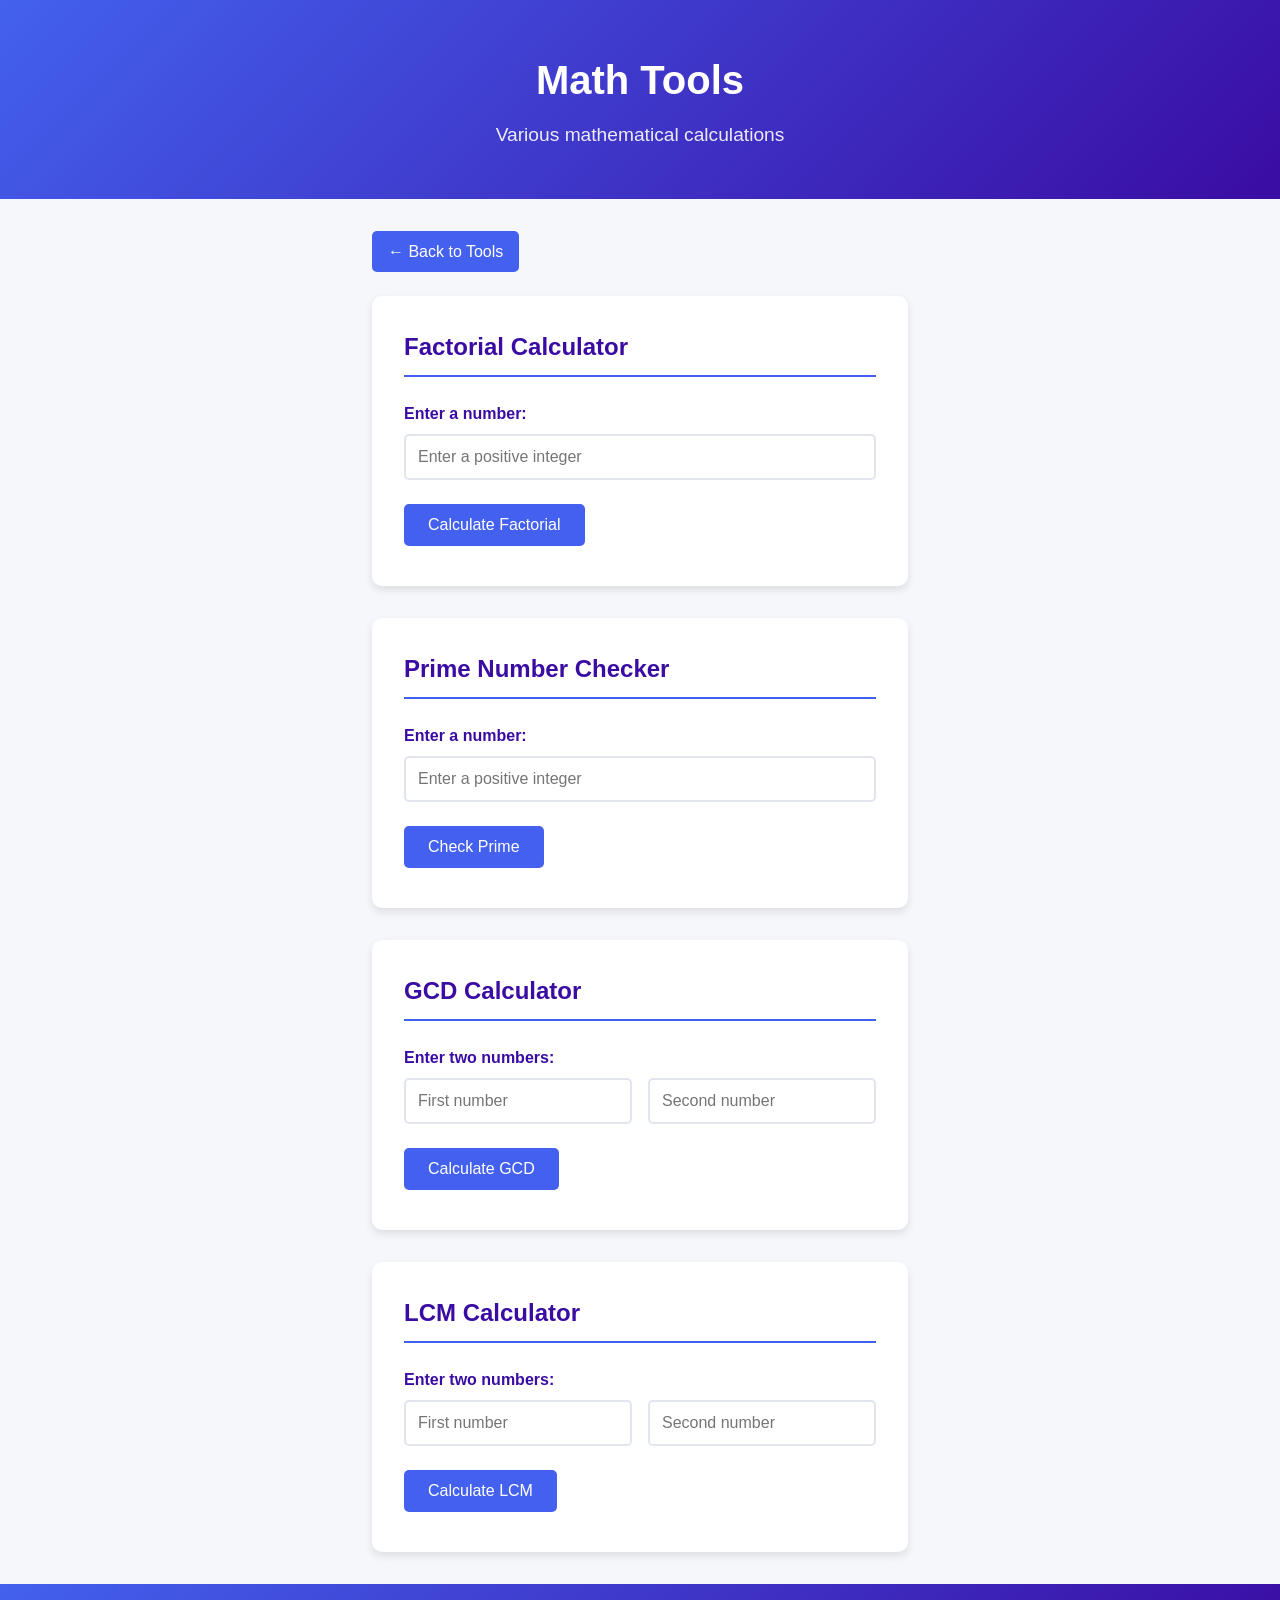
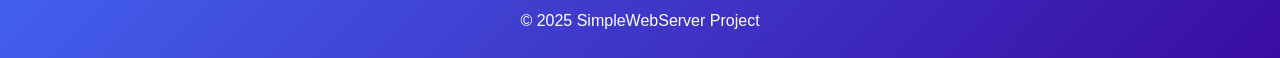
<file: tools/math.html>
<!DOCTYPE html>
<html lang="en">
<head>
    <meta charset="UTF-8">
    <meta name="viewport" content="width=device-width, initial-scale=1.0">
    <title>Math Tools - Simple Web Server Tools</title>
    <style>
        :root {
            --primary-color: #4361ee;
            --secondary-color: #3a0ca3;
            --accent-color: #7209b7;
            --light-color: #f8f9fa;
            --dark-color: #212529;
            --success-color: #4cc9f0;
        }
        
        * {
            margin: 0;
            padding: 0;
            box-sizing: border-box;
            font-family: 'Segoe UI', Tahoma, Geneva, Verdana, sans-serif;
        }
        
        body {
            background-color: #f5f7fb;
            color: var(--dark-color);
            line-height: 1.6;
            min-height: 100vh;
            display: flex;
            flex-direction: column;
        }
        
        header {
            background: linear-gradient(135deg, var(--primary-color), var(--secondary-color));
            color: white;
            text-align: center;
            padding: 3rem 1rem;
            margin-bottom: 2rem;
        }
        
        header h1 {
            font-size: 2.5rem;
            margin-bottom: 0.5rem;
        }
        
        header p {
            font-size: 1.2rem;
            opacity: 0.9;
        }
        
        .container {
            max-width: 800px;
            margin: 0 auto;
            padding: 0 1rem;
            flex: 1;
        }
        
        .tool-section {
            background: white;
            padding: 2rem;
            border-radius: 10px;
            box-shadow: 0 4px 8px rgba(0,0,0,0.1);
            margin-bottom: 2rem;
        }
        
        .tool-section h2 {
            color: var(--secondary-color);
            margin-bottom: 1.5rem;
            border-bottom: 2px solid var(--primary-color);
            padding-bottom: 0.5rem;
        }
        
        .form-group {
            margin-bottom: 1.5rem;
        }
        
        label {
            display: block;
            margin-bottom: 0.5rem;
            font-weight: 600;
            color: var(--secondary-color);
        }
        
        input {
            width: 100%;
            padding: 0.75rem;
            border: 2px solid #e1e5ee;
            border-radius: 5px;
            font-size: 1rem;
            transition: border-color 0.3s ease;
        }
        
        input:focus {
            outline: none;
            border-color: var(--primary-color);
        }
        
        button {
            background: var(--primary-color);
            color: white;
            border: none;
            padding: 0.75rem 1.5rem;
            border-radius: 5px;
            font-size: 1rem;
            cursor: pointer;
            transition: background 0.3s ease;
            margin-right: 0.5rem;
            margin-bottom: 0.5rem;
        }
        
        button:hover {
            background: var(--secondary-color);
        }
        
        .result {
            margin-top: 1rem;
            padding: 1rem;
            border-radius: 5px;
            background: #d1ecf1;
            border: 1px solid #bee5eb;
            color: #0c5460;
            font-size: 1.1rem;
        }
        
        .gcd-lcm-inputs {
            display: flex;
            gap: 1rem;
        }
        
        .gcd-lcm-inputs input {
            flex: 1;
        }
        
        footer {
            background: linear-gradient(135deg, var(--primary-color), var(--secondary-color));
            color: white;
            text-align: center;
            padding: 1.5rem;
            margin-top: auto;
        }
        
        .back-button {
            display: inline-block;
            margin-bottom: 1.5rem;
            padding: 0.5rem 1rem;
            background: var(--primary-color);
            color: white;
            text-decoration: none;
            border-radius: 5px;
            transition: background 0.3s ease;
        }
        
        .back-button:hover {
            background: var(--secondary-color);
        }
    </style>
</head>
<body>
    <header>
        <div class="container">
            <h1>Math Tools</h1>
            <p>Various mathematical calculations</p>
        </div>
    </header>

    <div class="container">
        <a href="../index.html" class="back-button">← Back to Tools</a>
        
        <!-- Factorial Calculator -->
        <div class="tool-section">
            <h2>Factorial Calculator</h2>
            <div class="form-group">
                <label for="factorialInput">Enter a number:</label>
                <input type="number" id="factorialInput" placeholder="Enter a positive integer" min="0" max="100">
            </div>
            <button onclick="calculateFactorial()">Calculate Factorial</button>
            <div id="factorialResult" class="result" style="display: none;"></div>
        </div>

        <!-- Prime Number Checker -->
        <div class="tool-section">
            <h2>Prime Number Checker</h2>
            <div class="form-group">
                <label for="primeInput">Enter a number:</label>
                <input type="number" id="primeInput" placeholder="Enter a positive integer" min="2">
            </div>
            <button onclick="checkPrime()">Check Prime</button>
            <div id="primeResult" class="result" style="display: none;"></div>
        </div>

        <!-- GCD Calculator -->
        <div class="tool-section">
            <h2>GCD Calculator</h2>
            <div class="form-group">
                <label>Enter two numbers:</label>
                <div class="gcd-lcm-inputs">
                    <input type="number" id="gcdInput1" placeholder="First number" min="1">
                    <input type="number" id="gcdInput2" placeholder="Second number" min="1">
                </div>
            </div>
            <button onclick="calculateGCD()">Calculate GCD</button>
            <div id="gcdResult" class="result" style="display: none;"></div>
        </div>

        <!-- LCM Calculator -->
        <div class="tool-section">
            <h2>LCM Calculator</h2>
            <div class="form-group">
                <label>Enter two numbers:</label>
                <div class="gcd-lcm-inputs">
                    <input type="number" id="lcmInput1" placeholder="First number" min="1">
                    <input type="number" id="lcmInput2" placeholder="Second number" min="1">
                </div>
            </div>
            <button onclick="calculateLCM()">Calculate LCM</button>
            <div id="lcmResult" class="result" style="display: none;"></div>
        </div>
    </div>

    <footer>
        <div class="container">
            <p>© 2025 SimpleWebServer Project</p>
        </div>
    </footer>

    <script>
        function calculateFactorial() {
            const num = parseInt(document.getElementById('factorialInput').value);
            
            if (isNaN(num) || num < 0) {
                alert('Please enter a valid positive integer');
                return;
            }
            
            if (num > 100) {
                alert('Please enter a number less than or equal to 100');
                return;
            }
            
            let result = BigInt(1);
            for (let i = 2; i <= num; i++) {
                result *= BigInt(i);
            }
            
            const resultDiv = document.getElementById('factorialResult');
            resultDiv.textContent = `${num}! = ${result.toLocaleString()}`;
            resultDiv.style.display = 'block';
        }

        function checkPrime() {
            const num = parseInt(document.getElementById('primeInput').value);
            
            if (isNaN(num) || num < 2) {
                alert('Please enter a valid integer greater than 1');
                return;
            }
            
            let isPrime = true;
            
            if (num === 2) {
                isPrime = true;
            } else if (num % 2 === 0) {
                isPrime = false;
            } else {
                // Check odd divisors up to sqrt(num)
                for (let i = 3; i * i <= num; i += 2) {
                    if (num % i === 0) {
                        isPrime = false;
                        break;
                    }
                }
            }
            
            const resultDiv = document.getElementById('primeResult');
            resultDiv.textContent = `${num} is ${isPrime ? 'a prime number' : 'not a prime number'}`;
            resultDiv.style.display = 'block';
        }

        function calculateGCD() {
            const a = parseInt(document.getElementById('gcdInput1').value);
            const b = parseInt(document.getElementById('gcdInput2').value);
            
            if (isNaN(a) || isNaN(b) || a < 1 || b < 1) {
                alert('Please enter valid positive integers');
                return;
            }
            
            const gcd = (x, y) => y === 0 ? x : gcd(y, x % y);
            const result = gcd(Math.abs(a), Math.abs(b));
            
            const resultDiv = document.getElementById('gcdResult');
            resultDiv.textContent = `GCD(${a}, ${b}) = ${result}`;
            resultDiv.style.display = 'block';
        }

        function calculateLCM() {
            const a = parseInt(document.getElementById('lcmInput1').value);
            const b = parseInt(document.getElementById('lcmInput2').value);
            
            if (isNaN(a) || isNaN(b) || a < 1 || b < 1) {
                alert('Please enter valid positive integers');
                return;
            }
            
            const gcd = (x, y) => y === 0 ? x : gcd(y, x % y);
            const lcm = Math.abs(a * b) / gcd(Math.abs(a), Math.abs(b));
            
            const resultDiv = document.getElementById('lcmResult');
            resultDiv.textContent = `LCM(${a}, ${b}) = ${lcm}`;
            resultDiv.style.display = 'block';
        }
    </script>
</body>
</html>
</file>
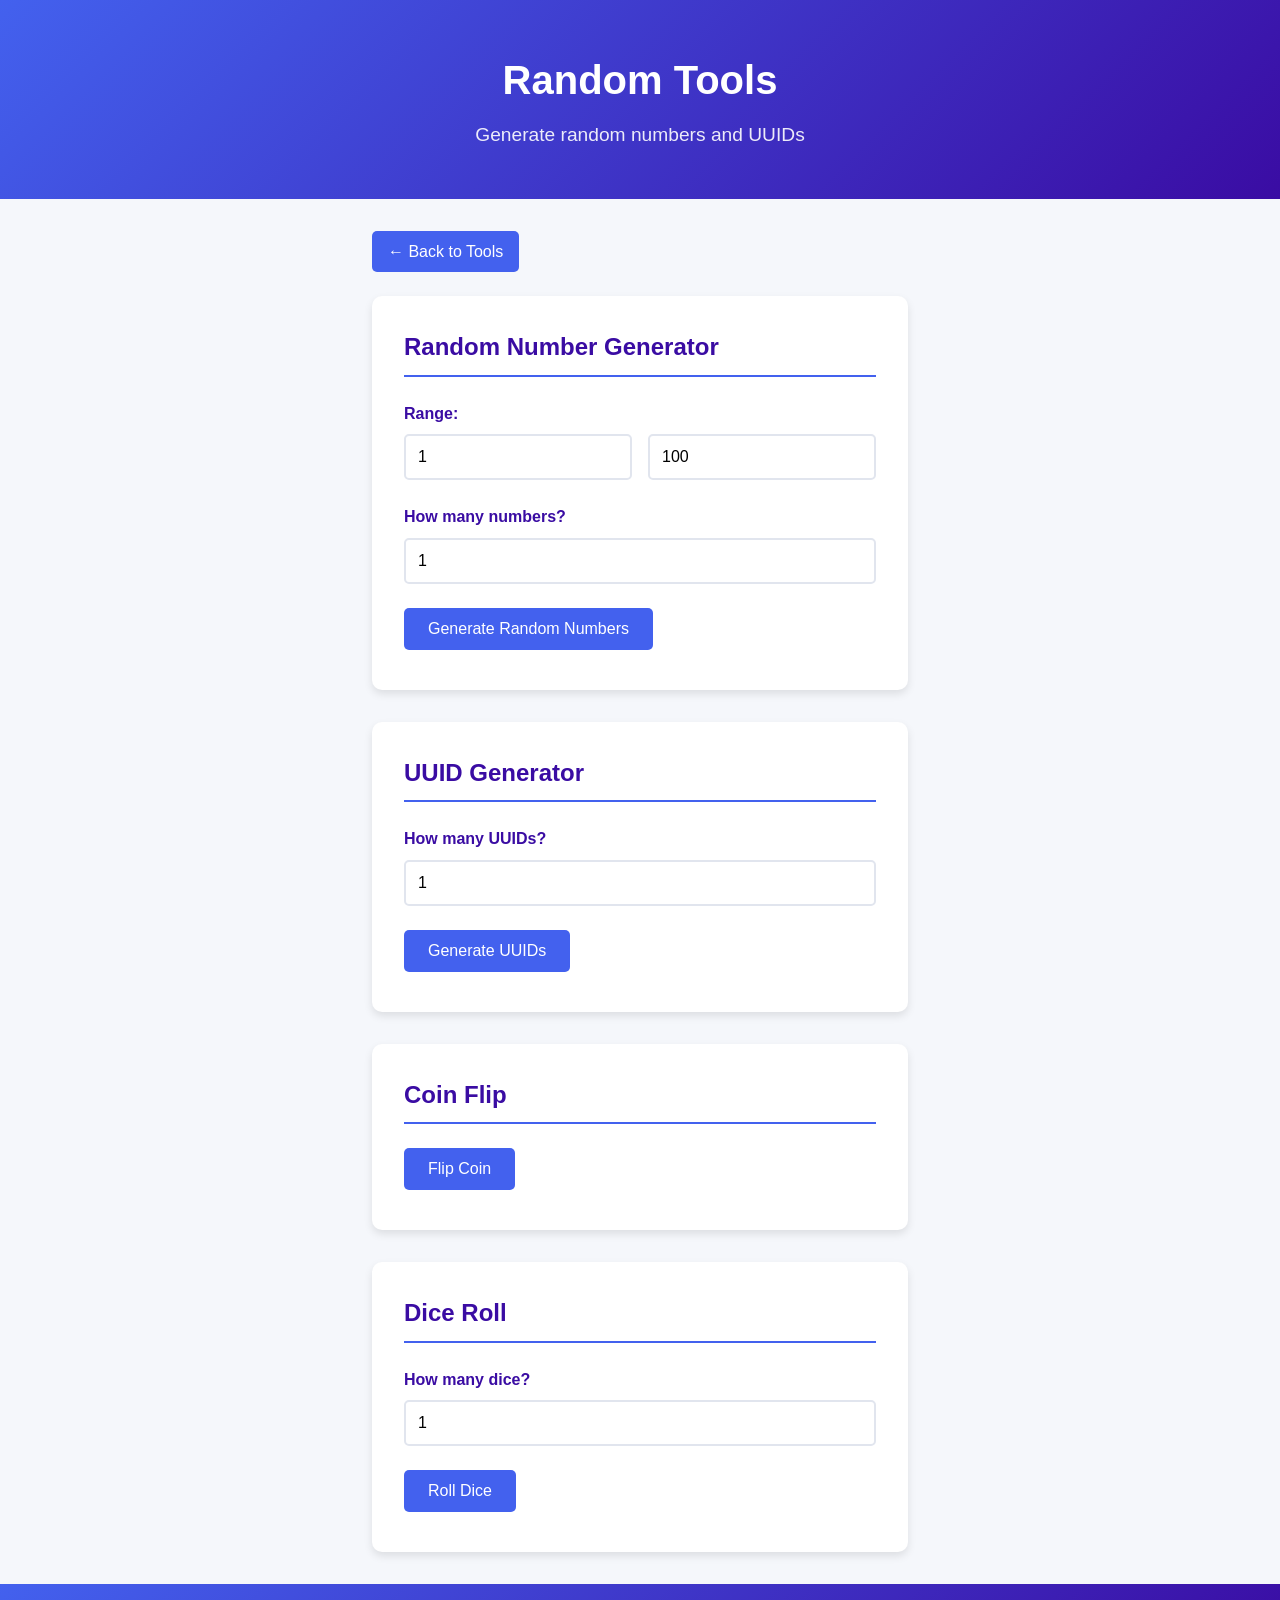
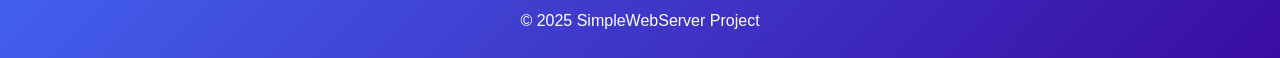
<file: tools/random.html>
<!DOCTYPE html>
<html lang="en">
<head>
    <meta charset="UTF-8">
    <meta name="viewport" content="width=device-width, initial-scale=1.0">
    <title>Random Tools - Simple Web Server Tools</title>
    <style>
        :root {
            --primary-color: #4361ee;
            --secondary-color: #3a0ca3;
            --accent-color: #7209b7;
            --light-color: #f8f9fa;
            --dark-color: #212529;
            --success-color: #4cc9f0;
        }
        
        * {
            margin: 0;
            padding: 0;
            box-sizing: border-box;
            font-family: 'Segoe UI', Tahoma, Geneva, Verdana, sans-serif;
        }
        
        body {
            background-color: #f5f7fb;
            color: var(--dark-color);
            line-height: 1.6;
            min-height: 100vh;
            display: flex;
            flex-direction: column;
        }
        
        header {
            background: linear-gradient(135deg, var(--primary-color), var(--secondary-color));
            color: white;
            text-align: center;
            padding: 3rem 1rem;
            margin-bottom: 2rem;
        }
        
        header h1 {
            font-size: 2.5rem;
            margin-bottom: 0.5rem;
        }
        
        header p {
            font-size: 1.2rem;
            opacity: 0.9;
        }
        
        .container {
            max-width: 800px;
            margin: 0 auto;
            padding: 0 1rem;
            flex: 1;
        }
        
        .tool-section {
            background: white;
            padding: 2rem;
            border-radius: 10px;
            box-shadow: 0 4px 8px rgba(0,0,0,0.1);
            margin-bottom: 2rem;
        }
        
        .tool-section h2 {
            color: var(--secondary-color);
            margin-bottom: 1.5rem;
            border-bottom: 2px solid var(--primary-color);
            padding-bottom: 0.5rem;
        }
        
        .form-group {
            margin-bottom: 1.5rem;
        }
        
        label {
            display: block;
            margin-bottom: 0.5rem;
            font-weight: 600;
            color: var(--secondary-color);
        }
        
        input {
            width: 100%;
            padding: 0.75rem;
            border: 2px solid #e1e5ee;
            border-radius: 5px;
            font-size: 1rem;
            transition: border-color 0.3s ease;
        }
        
        input:focus {
            outline: none;
            border-color: var(--primary-color);
        }
        
        .range-inputs {
            display: flex;
            gap: 1rem;
        }
        
        .range-inputs input {
            flex: 1;
        }
        
        button {
            background: var(--primary-color);
            color: white;
            border: none;
            padding: 0.75rem 1.5rem;
            border-radius: 5px;
            font-size: 1rem;
            cursor: pointer;
            transition: background 0.3s ease;
            margin-right: 0.5rem;
            margin-bottom: 0.5rem;
        }
        
        button:hover {
            background: var(--secondary-color);
        }
        
        .result {
            margin-top: 1rem;
            padding: 1rem;
            border-radius: 5px;
            background: #d1ecf1;
            border: 1px solid #bee5eb;
            color: #0c5460;
            font-size: 1.1rem;
            word-break: break-all;
        }
        
        .uuid-result {
            font-family: monospace;
            font-size: 0.9rem;
        }
        
        footer {
            background: linear-gradient(135deg, var(--primary-color), var(--secondary-color));
            color: white;
            text-align: center;
            padding: 1.5rem;
            margin-top: auto;
        }
        
        .back-button {
            display: inline-block;
            margin-bottom: 1.5rem;
            padding: 0.5rem 1rem;
            background: var(--primary-color);
            color: white;
            text-decoration: none;
            border-radius: 5px;
            transition: background 0.3s ease;
        }
        
        .back-button:hover {
            background: var(--secondary-color);
        }
    </style>
</head>
<body>
    <header>
        <div class="container">
            <h1>Random Tools</h1>
            <p>Generate random numbers and UUIDs</p>
        </div>
    </header>

    <div class="container">
        <a href="../index.html" class="back-button">← Back to Tools</a>
        
        <!-- Random Number Generator -->
        <div class="tool-section">
            <h2>Random Number Generator</h2>
            <div class="form-group">
                <label>Range:</label>
                <div class="range-inputs">
                    <input type="number" id="minRange" placeholder="Minimum" value="1">
                    <input type="number" id="maxRange" placeholder="Maximum" value="100">
                </div>
            </div>
            <div class="form-group">
                <label for="quantity">How many numbers?</label>
                <input type="number" id="quantity" placeholder="Number of random numbers" value="1" min="1" max="100">
            </div>
            <button onclick="generateRandomNumbers()">Generate Random Numbers</button>
            <div id="randomNumberResult" class="result" style="display: none;"></div>
        </div>

        <!-- UUID Generator -->
        <div class="tool-section">
            <h2>UUID Generator</h2>
            <div class="form-group">
                <label for="uuidCount">How many UUIDs?</label>
                <input type="number" id="uuidCount" placeholder="Number of UUIDs" value="1" min="1" max="20">
            </div>
            <button onclick="generateUUIDs()">Generate UUIDs</button>
            <div id="uuidResult" class="result" style="display: none;"></div>
        </div>

        <!-- Coin Flip -->
        <div class="tool-section">
            <h2>Coin Flip</h2>
            <button onclick="flipCoin()">Flip Coin</button>
            <div id="coinResult" class="result" style="display: none;"></div>
        </div>

        <!-- Dice Roll -->
        <div class="tool-section">
            <h2>Dice Roll</h2>
            <div class="form-group">
                <label for="diceCount">How many dice?</label>
                <input type="number" id="diceCount" placeholder="Number of dice" value="1" min="1" max="10">
            </div>
            <button onclick="rollDice()">Roll Dice</button>
            <div id="diceResult" class="result" style="display: none;"></div>
        </div>
    </div>

    <footer>
        <div class="container">
            <p>© 2025 SimpleWebServer Project</p>
        </div>
    </footer>

    <script>
        function generateRandomNumbers() {
            const min = parseInt(document.getElementById('minRange').value);
            const max = parseInt(document.getElementById('maxRange').value);
            const quantity = parseInt(document.getElementById('quantity').value);
            
            if (isNaN(min) || isNaN(max) || isNaN(quantity)) {
                alert('Please enter valid numbers');
                return;
            }
            
            if (min >= max) {
                alert('Minimum must be less than maximum');
                return;
            }
            
            if (quantity < 1 || quantity > 100) {
                alert('Quantity must be between 1 and 100');
                return;
            }
            
            const numbers = [];
            for (let i = 0; i < quantity; i++) {
                numbers.push(Math.floor(Math.random() * (max - min + 1)) + min);
            }
            
            const resultDiv = document.getElementById('randomNumberResult');
            resultDiv.textContent = `Random numbers between ${min} and ${max}: ${numbers.join(', ')}`;
            resultDiv.style.display = 'block';
        }

        function generateUUIDs() {
            const count = parseInt(document.getElementById('uuidCount').value);
            
            if (isNaN(count) || count < 1 || count > 20) {
                alert('Please enter a number between 1 and 20');
                return;
            }
            
            const uuids = [];
            for (let i = 0; i < count; i++) {
                uuids.push(generateUUID());
            }
            
            const resultDiv = document.getElementById('uuidResult');
            resultDiv.innerHTML = uuids.map(uuid => `<div class="uuid-result">${uuid}</div>`).join('');
            resultDiv.style.display = 'block';
        }

        function generateUUID() {
            return 'xxxxxxxx-xxxx-4xxx-yxxx-xxxxxxxxxxxx'.replace(/[xy]/g, function(c) {
                const r = Math.random() * 16 | 0;
                const v = c == 'x' ? r : (r & 0x3 | 0x8);
                return v.toString(16);
            });
        }

        function flipCoin() {
            const result = Math.random() < 0.5 ? 'Heads' : 'Tails';
            const resultDiv = document.getElementById('coinResult');
            resultDiv.textContent = `Coin flip result: ${result}`;
            resultDiv.style.display = 'block';
        }

        function rollDice() {
            const count = parseInt(document.getElementById('diceCount').value);
            
            if (isNaN(count) || count < 1 || count > 10) {
                alert('Please enter a number between 1 and 10');
                return;
            }
            
            const rolls = [];
            let total = 0;
            
            for (let i = 0; i < count; i++) {
                const roll = Math.floor(Math.random() * 6) + 1;
                rolls.push(roll);
                total += roll;
            }
            
            const resultDiv = document.getElementById('diceResult');
            let resultText = `Dice rolls: ${rolls.join(', ')}`;
            if (count > 1) {
                resultText += ` | Total: ${total}`;
            }
            resultDiv.textContent = resultText;
            resultDiv.style.display = 'block';
        }
    </script>
</body>
</html>
</file>
